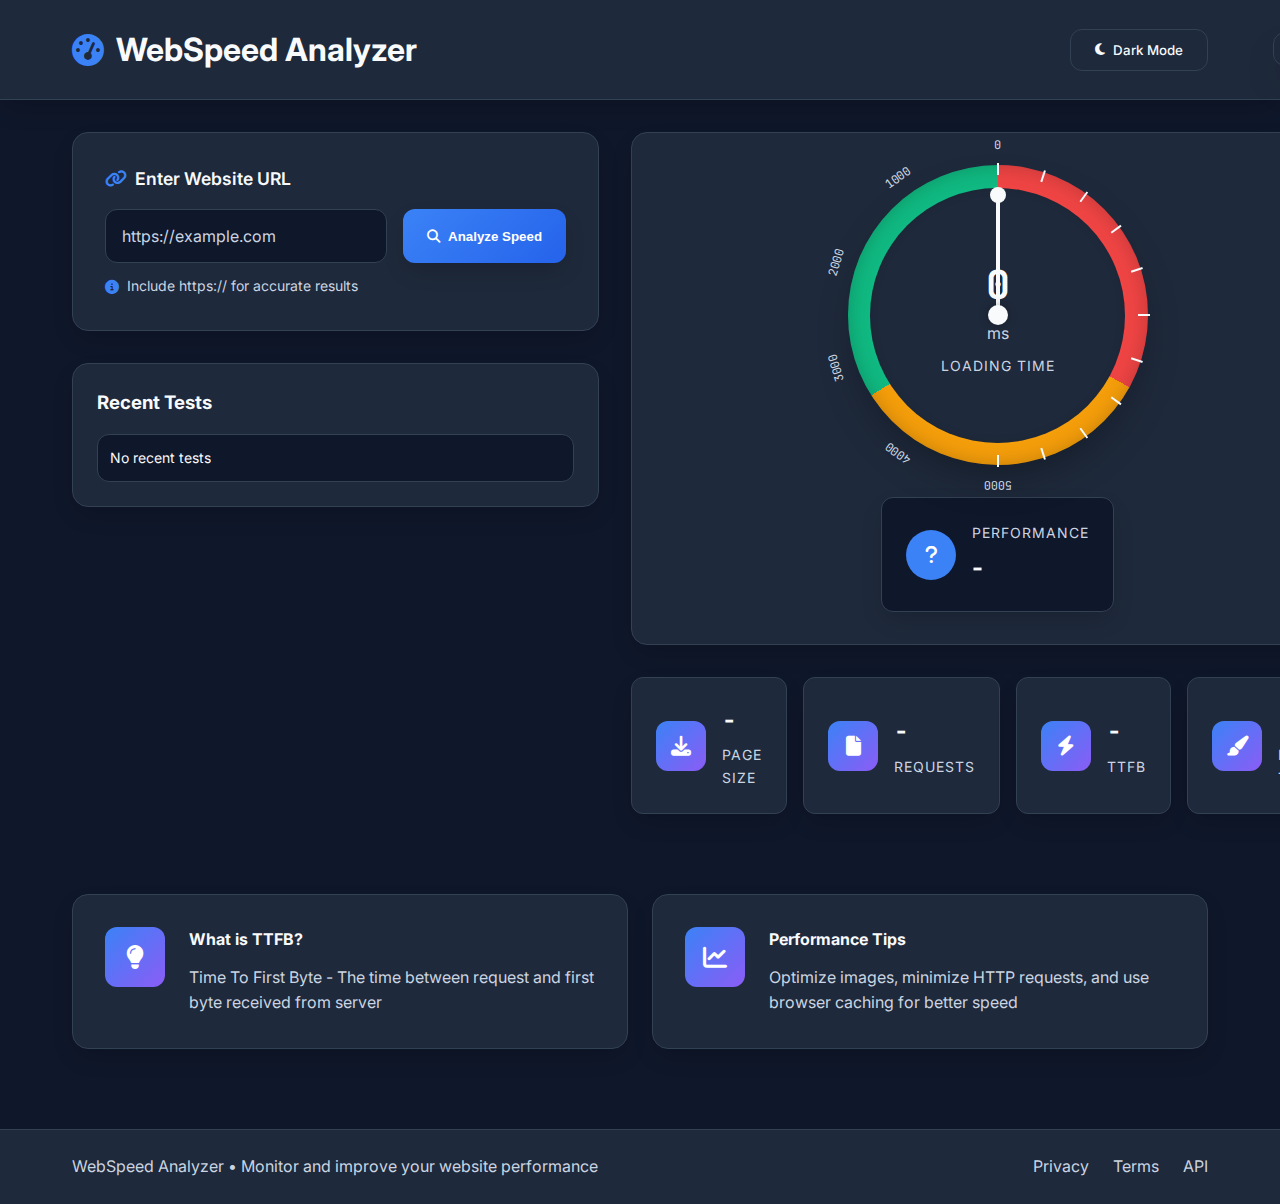
<file: App-examples/speed-test/index.html>
<!DOCTYPE html>
<html lang="en">
<head>
    <meta charset="UTF-8">
    <meta name="viewport" content="width=device-width, initial-scale=1.0">
    <title>WebSpeed Analyzer | Performance Checker</title>
    <meta name="description" content="Analyze website performance with our interactive speedometer tool">
    <link rel="preconnect" href="https://fonts.googleapis.com">
    <link rel="preconnect" href="https://fonts.gstatic.com" crossorigin>
    <link href="https://fonts.googleapis.com/css2?family=Inter:wght@300;400;500;600;700&family=JetBrains+Mono:wght@400;500&display=swap" rel="stylesheet">
    <link rel="stylesheet" href="https://cdnjs.cloudflare.com/ajax/libs/font-awesome/6.4.0/css/all.min.css">
    <link rel="stylesheet" href="styles.css">
</head>
<body>
    <div class="app-container" data-theme="dark">
        <header class="app-header">
            <div class="header-content">
                <h1 class="app-title">
                    <i class="fas fa-tachometer-alt"></i>
                    WebSpeed Analyzer
                </h1>
                <div class="theme-toggle">
                    <button id="themeToggle" class="theme-btn">
                        <i class="fas fa-moon"></i>
                        <span>Dark Mode</span>
                    </button>
                </div>
            </div>
        </header>

        <main class="main-content">
            <div class="analyzer-container">
                <div class="input-section">
                    <div class="url-input-container">
                        <label for="urlInput" class="input-label">
                            <i class="fas fa-link"></i>
                            Enter Website URL
                        </label>
                        <div class="input-group">
                            <input 
                                type="url" 
                                id="urlInput" 
                                class="url-input" 
                                placeholder="https://example.com"
                            >
                            <button id="analyzeBtn" class="analyze-btn">
                                <i class="fas fa-search"></i>
                                Analyze Speed
                            </button>
                        </div>
                        <div class="input-hint">
                            <i class="fas fa-info-circle"></i>
                            Include https:// for accurate results
                        </div>
                    </div>

                    <div class="recent-tests" id="recentTests">
                        <h3>Recent Tests</h3>
                        <div class="recent-list" id="recentList">
                            <!-- Recent tests will be populated here -->
                        </div>
                    </div>
                </div>

                <div class="results-section">
                    <div class="speedometer-container">
                        <div class="speedometer-wrapper">
                            <div class="speedometer">
                                <div class="speedometer-face">
                                    <div class="speedometer-marks">
                                        <!-- Marks will be generated by JavaScript -->
                                    </div>
                                    <div class="speedometer-needle" id="needle"></div>
                                    <div class="speedometer-center"></div>
                                </div>
                                <div class="speedometer-info">
                                    <div class="speed-value" id="speedValue">0</div>
                                    <div class="speed-unit">ms</div>
                                    <div class="speed-label" id="speedLabel">Loading Time</div>
                                </div>
                            </div>
                        </div>

                        <div class="performance-grade">
                            <div class="grade-card" id="gradeCard">
                                <div class="grade-icon">
                                    <i class="fas fa-question"></i>
                                </div>
                                <div class="grade-content">
                                    <div class="grade-label">PERFORMANCE</div>
                                    <div class="grade-value" id="gradeValue">-</div>
                                </div>
                            </div>
                        </div>
                    </div>

                    <div class="metrics-grid">
                        <div class="metric-card">
                            <div class="metric-icon">
                                <i class="fas fa-download"></i>
                            </div>
                            <div class="metric-content">
                                <div class="metric-value" id="metricSize">-</div>
                                <div class="metric-label">Page Size</div>
                            </div>
                        </div>
                        <div class="metric-card">
                            <div class="metric-icon">
                                <i class="fas fa-file"></i>
                            </div>
                            <div class="metric-content">
                                <div class="metric-value" id="metricRequests">-</div>
                                <div class="metric-label">Requests</div>
                            </div>
                        </div>
                        <div class="metric-card">
                            <div class="metric-icon">
                                <i class="fas fa-bolt"></i>
                            </div>
                            <div class="metric-content">
                                <div class="metric-value" id="metricTTFB">-</div>
                                <div class="metric-label">TTFB</div>
                            </div>
                        </div>
                        <div class="metric-card">
                            <div class="metric-icon">
                                <i class="fas fa-paint-brush"></i>
                            </div>
                            <div class="metric-content">
                                <div class="metric-value" id="metricRender">-</div>
                                <div class="metric-label">Render Time</div>
                            </div>
                        </div>
                    </div>

                    <div class="detailed-results" id="detailedResults" style="display: none;">
                        <h3>Performance Analysis</h3>
                        <div class="results-grid">
                            <div class="result-item">
                                <span class="result-label">Domain:</span>
                                <span class="result-value" id="resultDomain">-</span>
                            </div>
                            <div class="result-item">
                                <span class="result-label">Protocol:</span>
                                <span class="result-value" id="resultProtocol">-</span>
                            </div>
                            <div class="result-item">
                                <span class="result-label">Test Date:</span>
                                <span class="result-value" id="resultDate">-</span>
                            </div>
                            <div class="result-item">
                                <span class="result-label">Status:</span>
                                <span class="result-value" id="resultStatus">-</span>
                            </div>
                        </div>
                    </div>
                </div>
            </div>

            <div class="info-section">
                <div class="info-cards">
                    <div class="info-card">
                        <div class="info-icon">
                            <i class="fas fa-lightbulb"></i>
                        </div>
                        <div class="info-content">
                            <h4>What is TTFB?</h4>
                            <p>Time To First Byte - The time between request and first byte received from server</p>
                        </div>
                    </div>
                    <div class="info-card">
                        <div class="info-icon">
                            <i class="fas fa-chart-line"></i>
                        </div>
                        <div class="info-content">
                            <h4>Performance Tips</h4>
                            <p>Optimize images, minimize HTTP requests, and use browser caching for better speed</p>
                        </div>
                    </div>
                </div>
            </div>
        </main>

        <footer class="app-footer">
            <div class="footer-content">
                <p>WebSpeed Analyzer • Monitor and improve your website performance</p>
                <div class="footer-links">
                    <a href="#" class="footer-link">Privacy</a>
                    <a href="#" class="footer-link">Terms</a>
                    <a href="#" class="footer-link">API</a>
                </div>
            </div>
        </footer>
    </div>

    <div class="notification" id="notification"></div>

    <script src="script.js"></script>
</body>
</html>
</file>
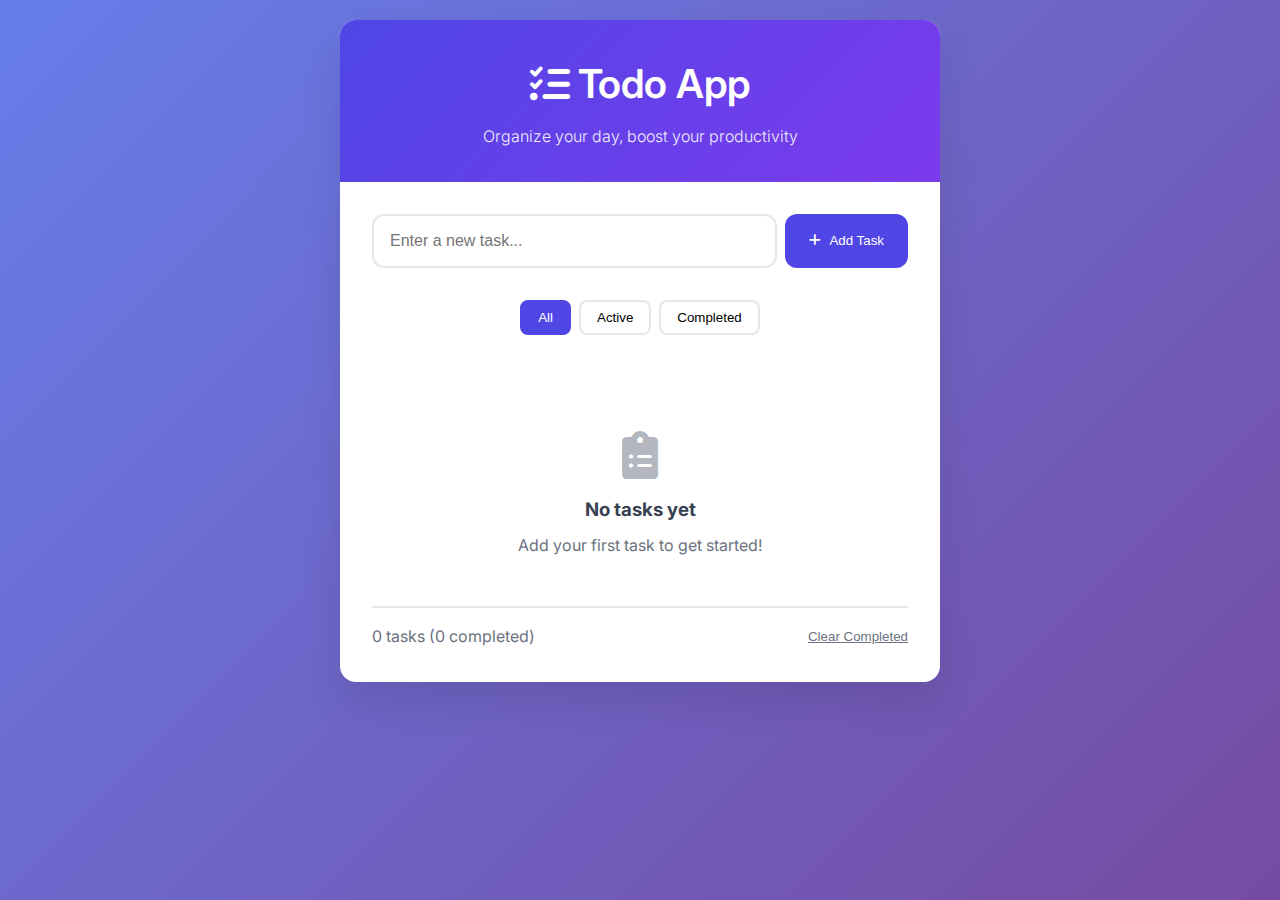
<file: App-examples/To-Do/index.html>
<!DOCTYPE html>
<html lang="en">
<head>
    <meta charset="UTF-8">
    <meta name="viewport" content="width=device-width, initial-scale=1.0">
    <title>Todo App - Manage Your Tasks</title>
    <meta name="description" content="A simple and elegant todo app to manage your daily tasks efficiently">
    <link rel="stylesheet" href="styles.css">
    <link href="https://fonts.googleapis.com/css2?family=Inter:wght@300;400;500;600&display=swap" rel="stylesheet">
    <link rel="stylesheet" href="https://cdnjs.cloudflare.com/ajax/libs/font-awesome/6.0.0/css/all.min.css">
</head>
<body>
    <div class="container">
        <header class="header">
            <h1><i class="fas fa-tasks"></i> Todo App</h1>
            <p>Organize your day, boost your productivity</p>
        </header>

        <main class="main-content">
            <div class="input-section">
                <div class="input-group">
                    <input type="text" id="taskInput" placeholder="Enter a new task..." maxlength="100">
                    <button id="addTaskBtn" class="btn-primary">
                        <i class="fas fa-plus"></i> Add Task
                    </button>
                </div>
            </div>

            <div class="filters">
                <button class="filter-btn active" data-filter="all">All</button>
                <button class="filter-btn" data-filter="active">Active</button>
                <button class="filter-btn" data-filter="completed">Completed</button>
            </div>

            <div class="tasks-section">
                <div id="tasksContainer" class="tasks-container">
                    <!-- Tasks will be dynamically added here -->
                </div>
                
                <div id="emptyState" class="empty-state">
                    <i class="fas fa-clipboard-list"></i>
                    <h3>No tasks yet</h3>
                    <p>Add your first task to get started!</p>
                </div>
            </div>

            <div class="stats">
                <span id="taskCount">0 tasks</span>
                <button id="clearCompleted" class="btn-text">Clear Completed</button>
            </div>
        </main>
    </div>

    <script src="script.js"></script>
</body>
</html>
</file>
<file: App-examples/speed-test/styles.css>
:root {
    --primary: #3b82f6;
    --primary-dark: #2563eb;
    --primary-light: #60a5fa;
    --secondary: #8b5cf6;
    --accent: #06d6a0;
    --warning: #f59e0b;
    --error: #ef4444;
    --success: #10b981;
    
    /* Light Theme */
    --background-light: #f8fafc;
    --surface-light: #ffffff;
    --text-primary-light: #1e293b;
    --text-secondary-light: #64748b;
    --border-light: #e2e8f0;
    
    /* Dark Theme */
    --background-dark: #0f172a;
    --surface-dark: #1e293b;
    --text-primary-dark: #f8fafc;
    --text-secondary-dark: #cbd5e1;
    --border-dark: #334155;
    
    /* Default to dark theme */
    --background: var(--background-dark);
    --surface: var(--surface-dark);
    --text-primary: var(--text-primary-dark);
    --text-secondary: var(--text-secondary-dark);
    --border: var(--border-dark);
    
    --font-primary: 'Inter', sans-serif;
    --font-mono: 'JetBrains Mono', monospace;
    
    --border-radius: 12px;
    --border-radius-lg: 16px;
    --transition: all 0.3s cubic-bezier(0.4, 0, 0.2, 1);
    --shadow: 0 10px 25px -5px rgba(0, 0, 0, 0.2);
    --shadow-lg: 0 20px 40px -10px rgba(0, 0, 0, 0.3);
    --glow: 0 0 30px rgba(59, 130, 246, 0.2);
}

[data-theme="light"] {
    --background: var(--background-light);
    --surface: var(--surface-light);
    --text-primary: var(--text-primary-light);
    --text-secondary: var(--text-secondary-light);
    --border: var(--border-light);
}

* {
    margin: 0;
    padding: 0;
    box-sizing: border-box;
}

body {
    font-family: var(--font-primary);
    background: var(--background);
    color: var(--text-primary);
    min-height: 100vh;
    line-height: 1.6;
    transition: var(--transition);
}

.app-container {
    min-height: 100vh;
    display: flex;
    flex-direction: column;
}

/* Header Styles */
.app-header {
    padding: 1.5rem 0;
    background: var(--surface);
    border-bottom: 1px solid var(--border);
    box-shadow: var(--shadow);
}

.header-content {
    max-width: 1200px;
    margin: 0 auto;
    padding: 0 2rem;
    display: flex;
    justify-content: space-between;
    align-items: center;
}

.app-title {
    font-size: 2rem;
    font-weight: 700;
    display: flex;
    align-items: center;
    gap: 0.75rem;
}

.app-title i {
    color: var(--primary);
}

.theme-btn {
    background: var(--surface);
    border: 1px solid var(--border);
    color: var(--text-primary);
    padding: 0.75rem 1.5rem;
    border-radius: var(--border-radius);
    cursor: pointer;
    transition: var(--transition);
    display: flex;
    align-items: center;
    gap: 0.5rem;
    font-family: var(--font-primary);
    font-weight: 500;
}

.theme-btn:hover {
    background: var(--primary);
    color: white;
    border-color: var(--primary);
    transform: translateY(-2px);
    box-shadow: var(--shadow);
}

/* Main Content */
.main-content {
    flex: 1;
    max-width: 1200px;
    margin: 0 auto;
    padding: 2rem;
    width: 100%;
}

.analyzer-container {
    display: grid;
    grid-template-columns: 1fr 1.5fr;
    gap: 2rem;
    margin-bottom: 3rem;
}

/* Input Section */
.input-section {
    display: flex;
    flex-direction: column;
    gap: 2rem;
}

.url-input-container {
    background: var(--surface);
    border-radius: var(--border-radius-lg);
    padding: 2rem;
    border: 1px solid var(--border);
    box-shadow: var(--shadow);
}

.input-label {
    display: flex;
    align-items: center;
    gap: 0.5rem;
    font-weight: 600;
    margin-bottom: 1rem;
    color: var(--text-primary);
    font-size: 1.1rem;
}

.input-label i {
    color: var(--primary);
}

.input-group {
    display: flex;
    gap: 1rem;
    margin-bottom: 0.75rem;
}

.url-input {
    flex: 1;
    background: var(--background);
    border: 1px solid var(--border);
    border-radius: var(--border-radius);
    padding: 1rem;
    color: var(--text-primary);
    font-family: var(--font-primary);
    font-size: 1rem;
    transition: var(--transition);
}

.url-input:focus {
    outline: none;
    border-color: var(--primary);
    box-shadow: 0 0 0 3px rgba(59, 130, 246, 0.2);
}

.url-input::placeholder {
    color: var(--text-secondary);
}

.analyze-btn {
    background: linear-gradient(135deg, var(--primary) 0%, var(--primary-dark) 100%);
    color: white;
    border: none;
    padding: 1rem 1.5rem;
    border-radius: var(--border-radius);
    cursor: pointer;
    transition: var(--transition);
    display: flex;
    align-items: center;
    gap: 0.5rem;
    font-weight: 600;
    white-space: nowrap;
    box-shadow: var(--shadow);
}

.analyze-btn:hover {
    transform: translateY(-2px);
    box-shadow: var(--shadow-lg);
}

.analyze-btn:disabled {
    opacity: 0.6;
    cursor: not-allowed;
    transform: none;
}

.input-hint {
    display: flex;
    align-items: center;
    gap: 0.5rem;
    color: var(--text-secondary);
    font-size: 0.875rem;
}

.input-hint i {
    color: var(--primary);
}

/* Recent Tests */
.recent-tests {
    background: var(--surface);
    border-radius: var(--border-radius-lg);
    padding: 1.5rem;
    border: 1px solid var(--border);
    box-shadow: var(--shadow);
}

.recent-tests h3 {
    margin-bottom: 1rem;
    color: var(--text-primary);
    display: flex;
    align-items: center;
    gap: 0.5rem;
}

.recent-list {
    display: flex;
    flex-direction: column;
    gap: 0.75rem;
}

.recent-item {
    display: flex;
    justify-content: space-between;
    align-items: center;
    padding: 0.75rem;
    background: var(--background);
    border-radius: var(--border-radius);
    border: 1px solid var(--border);
    cursor: pointer;
    transition: var(--transition);
}

.recent-item:hover {
    border-color: var(--primary);
    transform: translateX(4px);
}

.recent-url {
    font-size: 0.875rem;
    color: var(--text-primary);
    overflow: hidden;
    text-overflow: ellipsis;
    white-space: nowrap;
}

.recent-speed {
    font-weight: 600;
    font-family: var(--font-mono);
    font-size: 0.875rem;
}

/* Speedometer */
.speedometer-container {
    background: var(--surface);
    border-radius: var(--border-radius-lg);
    padding: 2rem;
    border: 1px solid var(--border);
    box-shadow: var(--shadow);
    margin-bottom: 2rem;
}

.speedometer-wrapper {
    display: flex;
    justify-content: center;
    align-items: center;
    margin-bottom: 2rem;
}

.speedometer {
    position: relative;
    width: 300px;
    height: 300px;
}

.speedometer-face {
    position: relative;
    width: 100%;
    height: 100%;
    background: conic-gradient(
        from 0deg,
        var(--error) 0%,
        var(--error) 33%,
        var(--warning) 33%,
        var(--warning) 66%,
        var(--success) 66%,
        var(--success) 100%
    );
    border-radius: 50%;
    display: flex;
    align-items: center;
    justify-content: center;
    box-shadow: var(--shadow-lg), inset 0 0 20px rgba(0, 0, 0, 0.2);
}

.speedometer-face::before {
    content: '';
    position: absolute;
    width: 85%;
    height: 85%;
    background: var(--surface);
    border-radius: 50%;
    box-shadow: inset 0 0 10px rgba(0, 0, 0, 0.1);
}

.speedometer-marks {
    position: absolute;
    width: 100%;
    height: 100%;
    z-index: 2;
}

.speedometer-needle {
    position: absolute;
    width: 4px;
    height: 120px;
    background: var(--text-primary);
    bottom: 50%;
    left: 50%;
    transform-origin: bottom center;
    transform: translateX(-50%) rotate(0deg);
    transition: transform 1.5s cubic-bezier(0.34, 1.56, 0.64, 1);
    z-index: 3;
    border-radius: 4px 4px 0 0;
}

.speedometer-needle::before {
    content: '';
    position: absolute;
    width: 16px;
    height: 16px;
    background: var(--text-primary);
    border-radius: 50%;
    top: -8px;
    left: 50%;
    transform: translateX(-50%);
}

.speedometer-center {
    position: absolute;
    width: 20px;
    height: 20px;
    background: var(--text-primary);
    border-radius: 50%;
    z-index: 4;
    box-shadow: 0 0 10px rgba(0, 0, 0, 0.3);
}

.speedometer-info {
    position: absolute;
    top: 50%;
    left: 50%;
    transform: translate(-50%, -50%);
    text-align: center;
    z-index: 3;
}

.speed-value {
    font-size: 2.5rem;
    font-weight: 700;
    font-family: var(--font-mono);
    color: var(--text-primary);
    margin-bottom: 0.25rem;
}

.speed-unit {
    font-size: 1rem;
    color: var(--text-secondary);
    margin-bottom: 0.5rem;
}

.speed-label {
    font-size: 0.875rem;
    color: var(--text-secondary);
    text-transform: uppercase;
    letter-spacing: 1px;
}

/* Performance Grade */
.performance-grade {
    display: flex;
    justify-content: center;
}

.grade-card {
    background: var(--background);
    border: 1px solid var(--border);
    border-radius: var(--border-radius);
    padding: 1.5rem;
    display: flex;
    align-items: center;
    gap: 1rem;
    min-width: 200px;
    box-shadow: var(--shadow);
}

.grade-icon {
    width: 50px;
    height: 50px;
    background: var(--primary);
    border-radius: 50%;
    display: flex;
    align-items: center;
    justify-content: center;
    color: white;
    font-size: 1.25rem;
}

.grade-content {
    flex: 1;
}

.grade-label {
    font-size: 0.875rem;
    color: var(--text-secondary);
    text-transform: uppercase;
    letter-spacing: 1px;
    margin-bottom: 0.25rem;
}

.grade-value {
    font-size: 1.5rem;
    font-weight: 700;
    color: var(--text-primary);
}

/* Metrics Grid */
.metrics-grid {
    display: grid;
    grid-template-columns: repeat(4, 1fr);
    gap: 1rem;
    margin-bottom: 2rem;
}

.metric-card {
    background: var(--surface);
    border: 1px solid var(--border);
    border-radius: var(--border-radius);
    padding: 1.5rem;
    display: flex;
    align-items: center;
    gap: 1rem;
    transition: var(--transition);
    box-shadow: var(--shadow);
}

.metric-card:hover {
    transform: translateY(-2px);
    border-color: var(--primary);
}

.metric-icon {
    width: 50px;
    height: 50px;
    background: linear-gradient(135deg, var(--primary) 0%, var(--secondary) 100%);
    border-radius: var(--border-radius);
    display: flex;
    align-items: center;
    justify-content: center;
    color: white;
    font-size: 1.25rem;
}

.metric-content {
    flex: 1;
}

.metric-value {
    font-size: 1.5rem;
    font-weight: 700;
    color: var(--text-primary);
    font-family: var(--font-mono);
    margin-bottom: 0.25rem;
}

.metric-label {
    font-size: 0.875rem;
    color: var(--text-secondary);
    text-transform: uppercase;
    letter-spacing: 1px;
}

/* Detailed Results */
.detailed-results {
    background: var(--surface);
    border-radius: var(--border-radius-lg);
    padding: 2rem;
    border: 1px solid var(--border);
    box-shadow: var(--shadow);
}

.detailed-results h3 {
    margin-bottom: 1.5rem;
    color: var(--text-primary);
    display: flex;
    align-items: center;
    gap: 0.5rem;
}

.results-grid {
    display: grid;
    grid-template-columns: repeat(2, 1fr);
    gap: 1rem;
}

.result-item {
    display: flex;
    justify-content: space-between;
    align-items: center;
    padding: 1rem;
    background: var(--background);
    border-radius: var(--border-radius);
    border: 1px solid var(--border);
}

.result-label {
    color: var(--text-secondary);
    font-weight: 500;
}

.result-value {
    color: var(--text-primary);
    font-weight: 600;
    font-family: var(--font-mono);
}

/* Info Section */
.info-section {
    margin-top: 2rem;
}

.info-cards {
    display: grid;
    grid-template-columns: repeat(2, 1fr);
    gap: 1.5rem;
}

.info-card {
    background: var(--surface);
    border: 1px solid var(--border);
    border-radius: var(--border-radius-lg);
    padding: 2rem;
    display: flex;
    align-items: flex-start;
    gap: 1.5rem;
    transition: var(--transition);
    box-shadow: var(--shadow);
}

.info-card:hover {
    transform: translateY(-2px);
    border-color: var(--primary);
}

.info-icon {
    width: 60px;
    height: 60px;
    background: linear-gradient(135deg, var(--primary) 0%, var(--secondary) 100%);
    border-radius: var(--border-radius);
    display: flex;
    align-items: center;
    justify-content: center;
    color: white;
    font-size: 1.5rem;
    flex-shrink: 0;
}

.info-content h4 {
    margin-bottom: 0.75rem;
    color: var(--text-primary);
}

.info-content p {
    color: var(--text-secondary);
    line-height: 1.6;
}

/* Footer */
.app-footer {
    background: var(--surface);
    border-top: 1px solid var(--border);
    padding: 1.5rem 0;
    margin-top: 3rem;
}

.footer-content {
    max-width: 1200px;
    margin: 0 auto;
    padding: 0 2rem;
    display: flex;
    justify-content: space-between;
    align-items: center;
    flex-wrap: wrap;
    gap: 1rem;
}

.footer-content p {
    color: var(--text-secondary);
}

.footer-links {
    display: flex;
    gap: 1.5rem;
}

.footer-link {
    color: var(--text-secondary);
    text-decoration: none;
    transition: var(--transition);
}

.footer-link:hover {
    color: var(--primary);
}

/* Notification */
.notification {
    position: fixed;
    top: 2rem;
    right: 2rem;
    padding: 1rem 1.5rem;
    border-radius: var(--border-radius);
    background: var(--surface);
    border: 1px solid var(--border);
    box-shadow: var(--shadow-lg);
    transform: translateX(150%);
    transition: transform 0.3s ease;
    z-index: 1000;
    max-width: 300px;
}

.notification.show {
    transform: translateX(0);
}

.notification.success {
    border-left: 4px solid var(--success);
}

.notification.error {
    border-left: 4px solid var(--error);
}

.notification.warning {
    border-left: 4px solid var(--warning);
}

/* Responsive Design */
@media (max-width: 968px) {
    .analyzer-container {
        grid-template-columns: 1fr;
    }
    
    .metrics-grid {
        grid-template-columns: repeat(2, 1fr);
    }
    
    .info-cards {
        grid-template-columns: 1fr;
    }
    
    .speedometer {
        width: 250px;
        height: 250px;
    }
}

@media (max-width: 640px) {
    .header-content {
        flex-direction: column;
        gap: 1rem;
        text-align: center;
    }
    
    .input-group {
        flex-direction: column;
    }
    
    .metrics-grid {
        grid-template-columns: 1fr;
    }
    
    .results-grid {
        grid-template-columns: 1fr;
    }
    
    .footer-content {
        flex-direction: column;
        text-align: center;
    }
    
    .speedometer {
        width: 200px;
        height: 200px;
    }
    
    .speed-value {
        font-size: 2rem;
    }
}

@media (max-width: 480px) {
    .main-content {
        padding: 1rem;
    }
    
    .app-title {
        font-size: 1.5rem;
    }
    
    .url-input-container,
    .speedometer-container,
    .detailed-results {
        padding: 1.5rem;
    }
      }
</file>
<file: App-examples/To-Do/styles.css>
/* Reset and base styles */
* {
    margin: 0;
    padding: 0;
    box-sizing: border-box;
}

body {
    font-family: 'Inter', sans-serif;
    line-height: 1.6;
    color: #333;
    background: linear-gradient(135deg, #667eea 0%, #764ba2 100%);
    min-height: 100vh;
    padding: 20px;
}

.container {
    max-width: 600px;
    margin: 0 auto;
    background: white;
    border-radius: 16px;
    box-shadow: 0 20px 40px rgba(0, 0, 0, 0.1);
    overflow: hidden;
}

/* Header styles */
.header {
    background: linear-gradient(135deg, #4f46e5, #7c3aed);
    color: white;
    padding: 2rem;
    text-align: center;
}

.header h1 {
    font-size: 2.5rem;
    font-weight: 600;
    margin-bottom: 0.5rem;
    display: flex;
    align-items: center;
    justify-content: center;
    gap: 0.5rem;
}

.header p {
    font-weight: 300;
    opacity: 0.9;
}

/* Main content */
.main-content {
    padding: 2rem;
}

/* Input section */
.input-section {
    margin-bottom: 2rem;
}

.input-group {
    display: flex;
    gap: 0.5rem;
}

#taskInput {
    flex: 1;
    padding: 1rem;
    border: 2px solid #e5e7eb;
    border-radius: 12px;
    font-size: 1rem;
    transition: all 0.3s ease;
}

#taskInput:focus {
    outline: none;
    border-color: #4f46e5;
    box-shadow: 0 0 0 3px rgba(79, 70, 229, 0.1);
}

.btn-primary {
    background: #4f46e5;
    color: white;
    border: none;
    padding: 1rem 1.5rem;
    border-radius: 12px;
    font-weight: 500;
    cursor: pointer;
    transition: all 0.3s ease;
    display: flex;
    align-items: center;
    gap: 0.5rem;
}

.btn-primary:hover {
    background: #4338ca;
    transform: translateY(-1px);
}

.btn-primary:active {
    transform: translateY(0);
}

/* Filters */
.filters {
    display: flex;
    gap: 0.5rem;
    margin-bottom: 1.5rem;
    justify-content: center;
}

.filter-btn {
    padding: 0.5rem 1rem;
    border: 2px solid #e5e7eb;
    background: white;
    border-radius: 8px;
    cursor: pointer;
    transition: all 0.3s ease;
    font-weight: 500;
}

.filter-btn.active,
.filter-btn:hover {
    background: #4f46e5;
    color: white;
    border-color: #4f46e5;
}

/* Tasks section */
.tasks-container {
    display: flex;
    flex-direction: column;
    gap: 0.75rem;
    margin-bottom: 1.5rem;
}

.task-item {
    display: flex;
    align-items: center;
    gap: 1rem;
    padding: 1rem;
    background: #f8fafc;
    border-radius: 12px;
    border: 2px solid #e5e7eb;
    transition: all 0.3s ease;
    animation: slideIn 0.3s ease;
}

@keyframes slideIn {
    from {
        opacity: 0;
        transform: translateY(-10px);
    }
    to {
        opacity: 1;
        transform: translateY(0);
    }
}

.task-item:hover {
    border-color: #4f46e5;
    transform: translateY(-1px);
    box-shadow: 0 4px 12px rgba(0, 0, 0, 0.1);
}

.task-item.completed {
    opacity: 0.7;
    background: #f0fdf4;
    border-color: #10b981;
}

.task-checkbox {
    width: 20px;
    height: 20px;
    border: 2px solid #d1d5db;
    border-radius: 50%;
    cursor: pointer;
    display: flex;
    align-items: center;
    justify-content: center;
    transition: all 0.3s ease;
    flex-shrink: 0;
}

.task-checkbox.checked {
    background: #10b981;
    border-color: #10b981;
    color: white;
}

.task-text {
    flex: 1;
    font-size: 1rem;
}

.task-item.completed .task-text {
    text-decoration: line-through;
    color: #6b7280;
}

.task-actions {
    display: flex;
    gap: 0.5rem;
}

.btn-icon {
    background: none;
    border: none;
    color: #6b7280;
    cursor: pointer;
    padding: 0.25rem;
    border-radius: 4px;
    transition: all 0.3s ease;
}

.btn-icon:hover {
    color: #ef4444;
    background: #fef2f2;
}

/* Empty state */
.empty-state {
    text-align: center;
    padding: 3rem 1rem;
    color: #6b7280;
}

.empty-state i {
    font-size: 3rem;
    margin-bottom: 1rem;
    opacity: 0.5;
}

.empty-state h3 {
    margin-bottom: 0.5rem;
    color: #374151;
}

/* Stats */
.stats {
    display: flex;
    justify-content: space-between;
    align-items: center;
    padding-top: 1rem;
    border-top: 2px solid #e5e7eb;
    color: #6b7280;
}

.btn-text {
    background: none;
    border: none;
    color: #6b7280;
    cursor: pointer;
    text-decoration: underline;
    transition: color 0.3s ease;
}

.btn-text:hover {
    color: #ef4444;
}

/* Responsive design */
@media (max-width: 640px) {
    body {
        padding: 10px;
    }
    
    .container {
        border-radius: 12px;
    }
    
    .header {
        padding: 1.5rem;
    }
    
    .header h1 {
        font-size: 2rem;
    }
    
    .main-content {
        padding: 1.5rem;
    }
    
    .input-group {
        flex-direction: column;
    }
    
    .filters {
        flex-wrap: wrap;
    }
}

/* Accessibility */
@media (prefers-reduced-motion: reduce) {
    * {
        animation-duration: 0.01ms !important;
        animation-iteration-count: 1 !important;
        transition-duration: 0.01ms !important;
    }
}

/* Focus styles for keyboard navigation */
button:focus,
input:focus {
    outline: 2px solid #4f46e5;
    outline-offset: 2px;
}
</file>
